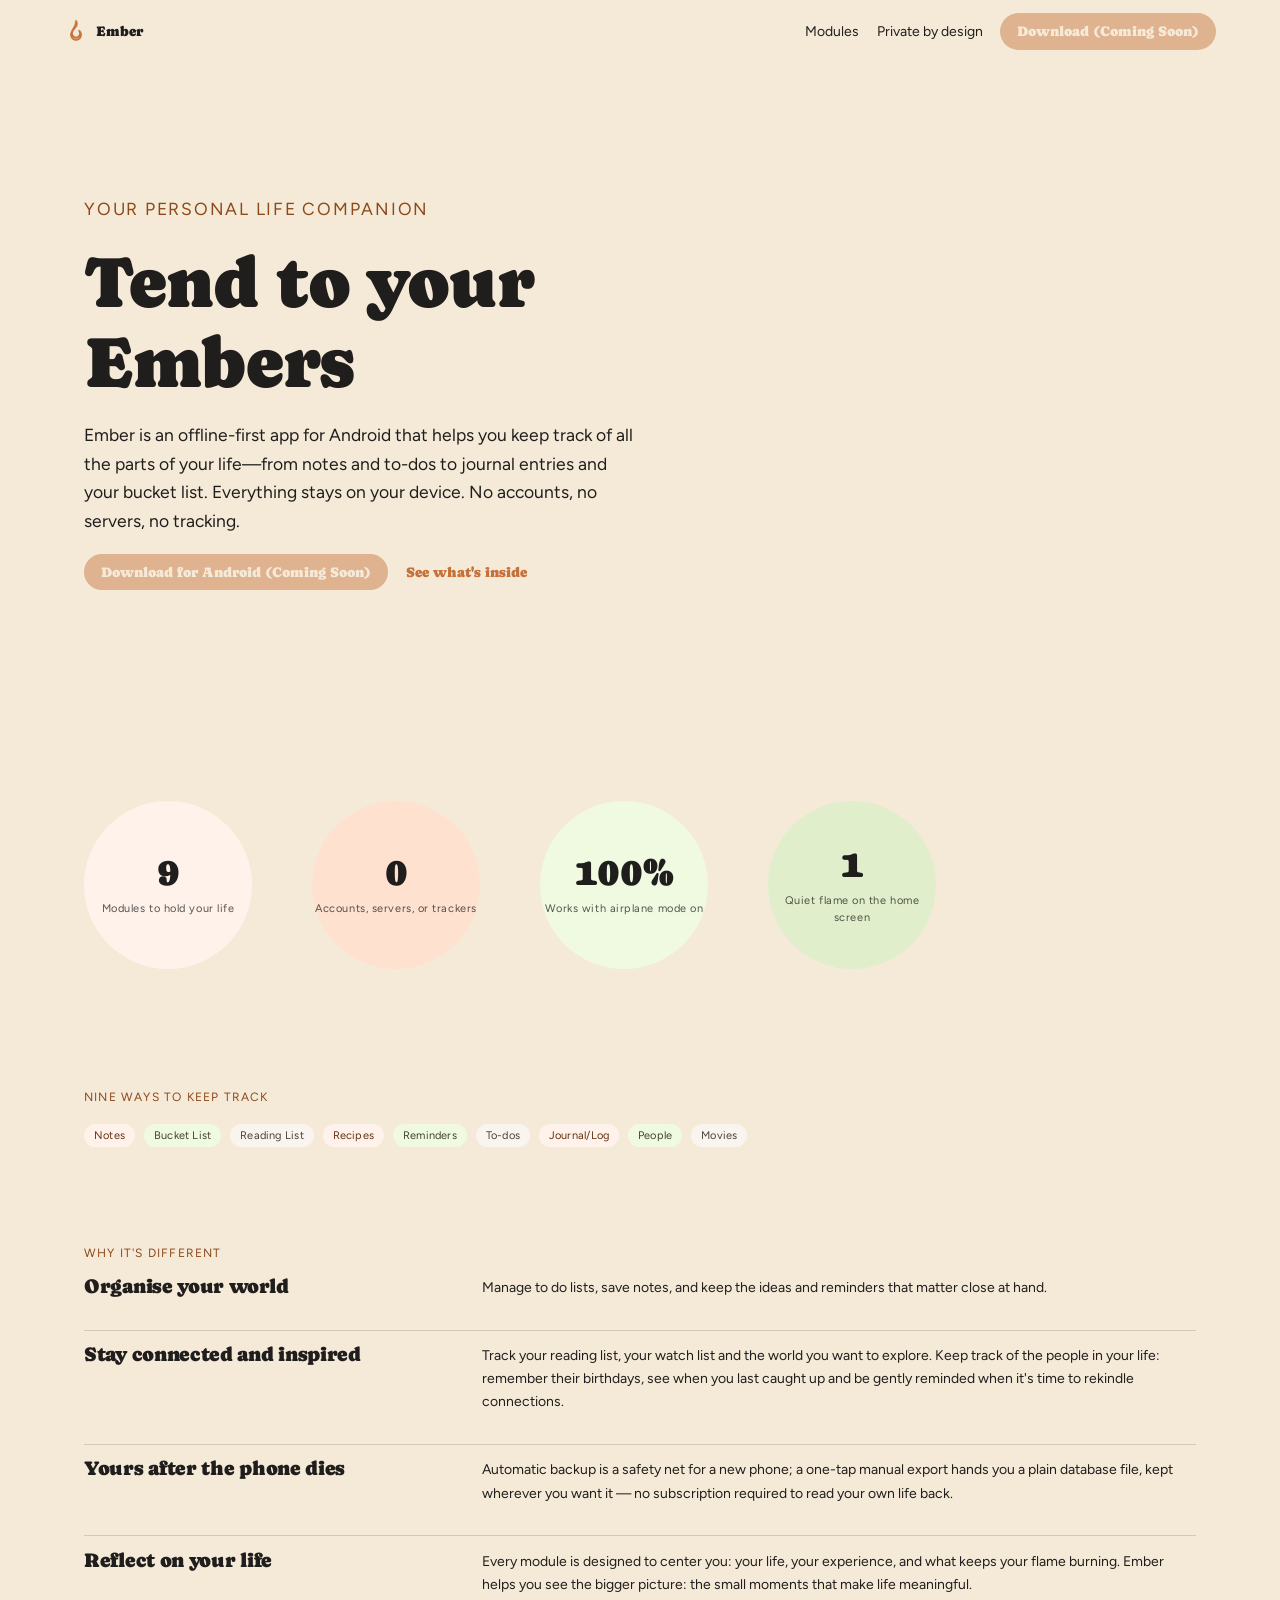
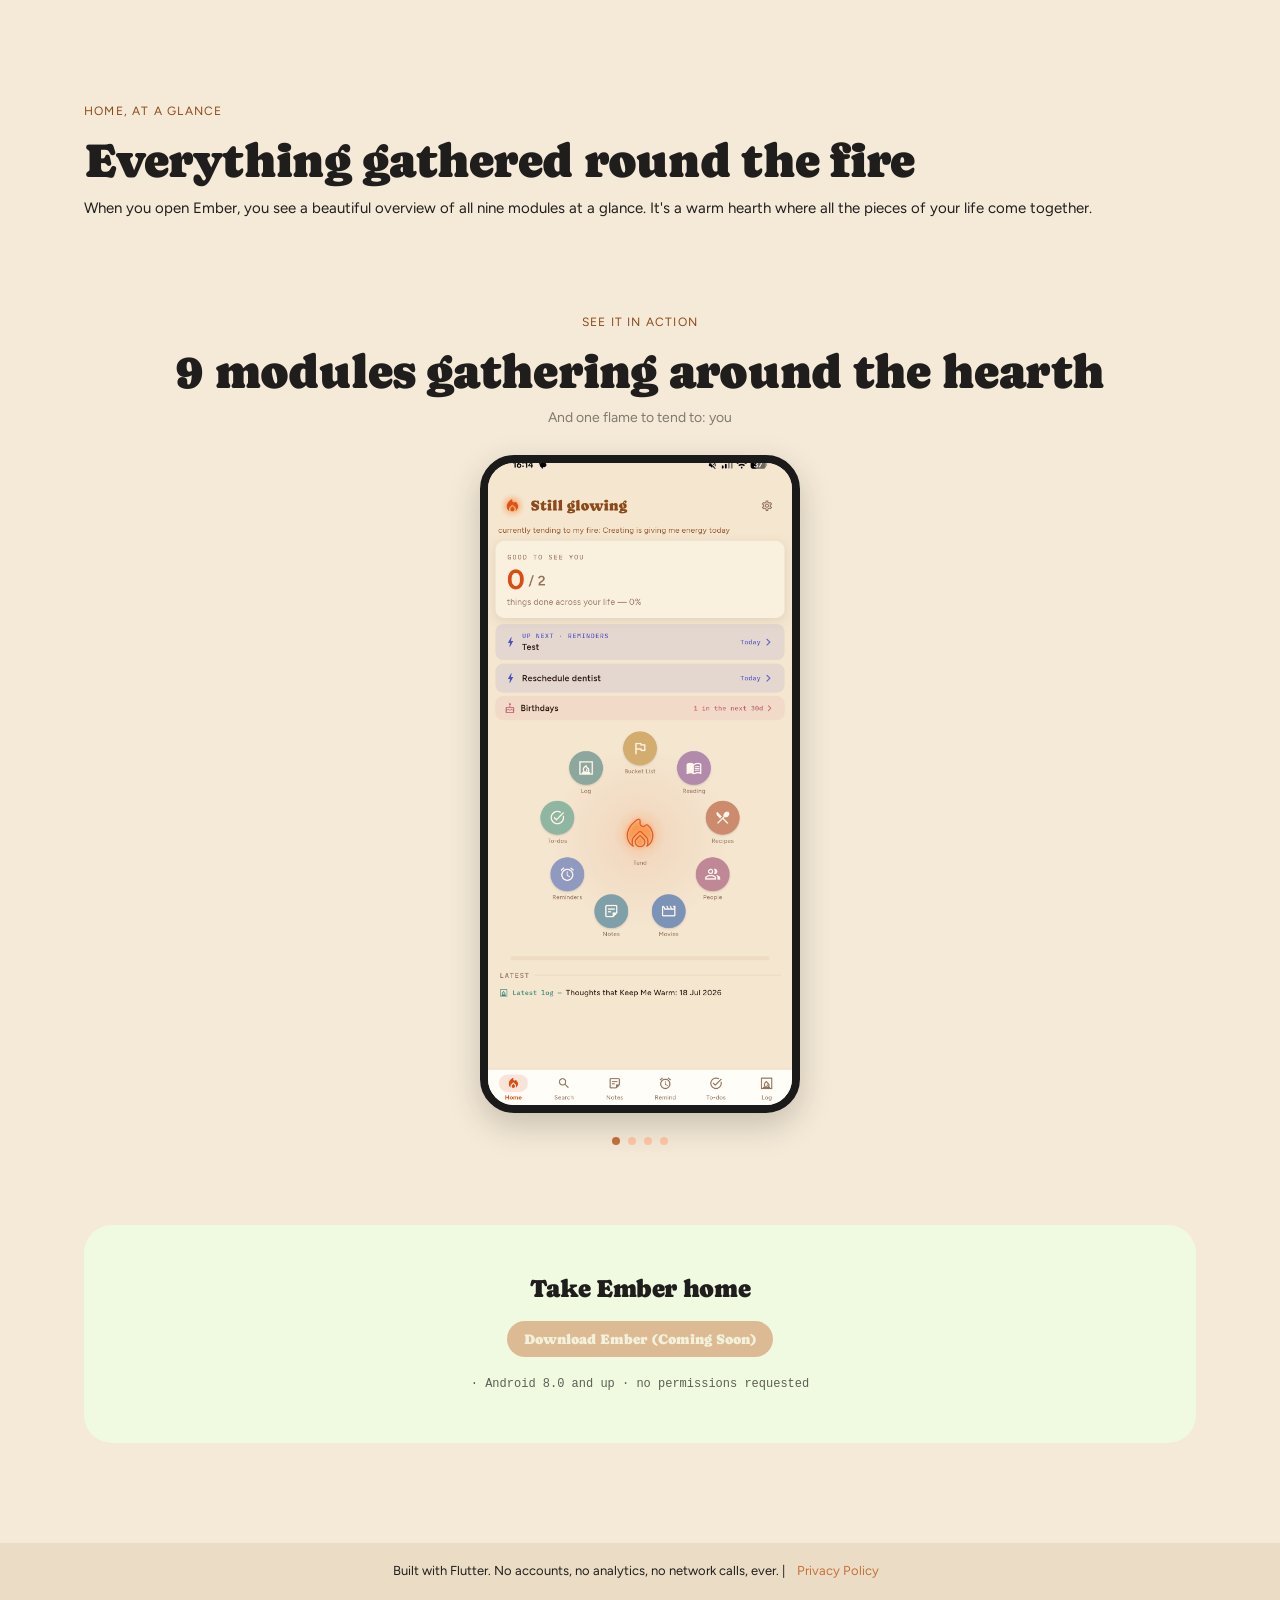
<file: index.html>
<!DOCTYPE html>
<html lang="en">
<head>
  <meta charset="UTF-8">
  <meta name="viewport" content="width=device-width, initial-scale=1.0">
  <meta name="description" content="Ember — your personal life companion. An offline-first Android app with no accounts, no analytics, no tracking.">
  <title>Ember — Your Personal Life Companion</title>
  <link rel="stylesheet" href="css/styles.css">
  <style>
    .hero-container {
      position: relative;
      display: flex;
      flex-direction: column;
      justify-content: center;
      min-height: 60vh;
    }

    .hero-decoration {
      display: none;
    }

    .hero-content {
      position: relative;
      z-index: 1;
      max-width: 56ch;
    }

    .hero-content h1 {
      margin-bottom: var(--space-4);
    }

    .hero-content p {
      font-size: 17.5px;
      line-height: 1.65;
      margin-bottom: var(--space-4);
    }

    .hero-buttons {
      display: flex;
      gap: var(--space-3);
      flex-wrap: wrap;
    }

    .stats-row {
      display: flex;
      justify-content: flex-start;
      gap: clamp(20px, 5vw, 60px);
      flex-wrap: wrap;
      margin: clamp(20px, 3vw, 40px) 0;
    }

    .modules-row {
      display: flex;
      flex-wrap: wrap;
      gap: var(--space-2);
      margin: var(--space-4) 0;
    }

    .features-grid {
      display: grid;
      gap: var(--space-4);
      margin: var(--space-3) 0;
    }

    .feature-row {
      display: grid;
      grid-template-columns: 380px 1fr;
      gap: var(--space-4);
      padding-top: var(--space-3);
      border-top: 1px solid var(--color-divider);
    }

    .feature-row:first-child {
      border-top: none;
      padding-top: 0;
    }

    .feature-title {
      font-size: 20px;
      font-family: var(--font-heading);
      margin-bottom: var(--space-2);
    }

    .feature-body {
      font-size: 14px;
      line-height: 1.65;
    }

    .two-column {
      display: grid;
      grid-template-columns: 1fr 1fr;
      gap: clamp(30px, 5vw, 60px);
      align-items: center;
    }

    .two-column-left {
      display: flex;
      flex-direction: column;
      justify-content: center;
    }

    .two-column-left h2 {
      margin-bottom: var(--space-3);
    }

    .two-column-left > p {
      max-width: 56ch;
    }

    .see-inside-container {
      text-align: center;
    }

    @media (max-width: 768px) {
      .feature-row {
        grid-template-columns: 1fr;
      }

      .two-column {
        grid-template-columns: 1fr;
      }

      .hero-decoration {
        width: 300px;
        height: 300px;
        top: -100px;
        right: -50px;
      }
    }
  </style>
</head>
<body>
  <!-- Navigation -->
  <nav class="nav">
    <a href="index.html" class="nav-brand">
      <img src="Ember Landing-selection.png" alt="Ember" style="height: 24px; width: auto;">
      Ember
    </a>
    <a href="#modules">Modules</a>
    <a href="privacy.html">Private by design</a>
    <button class="btn btn-primary" disabled>Download (Coming Soon)</button>
  </nav>

  <main>
    <!-- Hero Section -->
    <section class="section-hero">
      <div class="container">
        <div class="hero-container">
          <div class="hero-decoration"></div>
          <div class="hero-content">
            <p class="eyebrow">Your Personal Life Companion</p>
            <h1>Tend to your Embers</h1>
            <p>Ember is an offline-first app for Android that helps you keep track of all the parts of your life—from notes and to-dos to journal entries and your bucket list. Everything stays on your device. No accounts, no servers, no tracking.</p>
            <div class="hero-buttons">
              <button class="btn btn-primary" disabled>Download for Android (Coming Soon)</button>
              <button class="btn btn-ghost" onclick="document.getElementById('modules').scrollIntoView({behavior:'smooth'})">See what's inside</button>
            </div>
          </div>
        </div>
      </div>
    </section>

    <!-- Stats Strip -->
    <section class="section">
      <div class="container">
        <div class="stats-row">
          <div class="stat-coin stat-1">
            <div class="stat-number">9</div>
            <div class="stat-label">Modules to hold your life</div>
          </div>
          <div class="stat-coin stat-2">
            <div class="stat-number">0</div>
            <div class="stat-label">Accounts, servers, or trackers</div>
          </div>
          <div class="stat-coin stat-3">
            <div class="stat-number">100%</div>
            <div class="stat-label">Works with airplane mode on</div>
          </div>
          <div class="stat-coin stat-4">
            <div class="stat-number">1</div>
            <div class="stat-label">Quiet flame on the home screen</div>
          </div>
        </div>
      </div>
    </section>

    <!-- Modules Section -->
    <section class="section" id="modules">
      <div class="container">
        <p class="eyebrow">Nine ways to keep track</p>
        <div class="modules-row">
          <span class="tag tag-accent">Notes</span>
          <span class="tag tag-accent-2">Bucket List</span>
          <span class="tag tag-neutral">Reading List</span>
          <span class="tag tag-accent">Recipes</span>
          <span class="tag tag-accent-2">Reminders</span>
          <span class="tag tag-neutral">To-dos</span>
          <span class="tag tag-accent">Journal/Log</span>
          <span class="tag tag-accent-2">People</span>
          <span class="tag tag-neutral">Movies</span>
        </div>
      </div>
    </section>

    <!-- Why It's Different -->
    <section class="section">
      <div class="container">
        <p class="eyebrow">Why it's different</p>
        <div class="features-grid">
          <div class="feature-row">
            <div>
              <h3 class="feature-title">Organise your world</h3>
            </div>
            <p class="feature-body">Manage to do lists, save notes, and keep the ideas and reminders that matter close at hand.</p>
          </div>
          <div class="feature-row">
            <div>
              <h3 class="feature-title">Stay connected and inspired</h3>
            </div>
            <p class="feature-body">Track your reading list, your watch list and the world you want to explore. Keep track of the people in your life: remember their birthdays, see when you last caught up and be gently reminded when it's time to rekindle connections.</p>
          </div>
          <div class="feature-row">
            <div>
              <h3 class="feature-title">Yours after the phone dies</h3>
            </div>
            <p class="feature-body">Automatic backup is a safety net for a new phone; a one-tap manual export hands you a plain database file, kept wherever you want it — no subscription required to read your own life back.</p>
          </div>
          <div class="feature-row">
            <div>
              <h3 class="feature-title">Reflect on your life</h3>
            </div>
            <p class="feature-body">Every module is designed to center you: your life, your experience, and what keeps your flame burning. Ember helps you see the bigger picture: the small moments that make life meaningful.</p>
          </div>
        </div>
      </div>
    </section>

    <!-- Home at a Glance -->
    <section class="section">
      <div class="container">
        <p class="eyebrow">Home, at a glance</p>
        <h2>Everything gathered round the fire</h2>
        <p>When you open Ember, you see a beautiful overview of all nine modules at a glance. It's a warm hearth where all the pieces of your life come together.</p>
      </div>
    </section>

    <!-- See It in Action -->
    <section class="section see-inside-container">
      <div class="container">
        <p class="eyebrow">See it in action</p>
        <h2>9 modules gathering around the hearth</h2>
        <p class="text-muted" style="margin-bottom: var(--space-6); font-size: 14px;">And one flame to tend to: you</p>

        <div class="carousel-container">
          <div class="phone-frame">
            <div class="carousel-slide active">
              <img src="Screenshot_20260718-091259.png" alt="Home screen">
            </div>
            <div class="carousel-slide">
              <img src="assets/images/Screenshot_20260718-090525.png" alt="Modules overview">
            </div>
            <div class="carousel-slide">
              <img src="assets/images/Screenshot_20260718-091100.png" alt="People module">
            </div>
            <div class="carousel-slide">
              <img src="assets/images/Screenshot_20260718-091127-cf4278f6.png" alt="Another module view">
            </div>
          </div>
        </div>

        <div class="carousel-dots">
          <div class="dot active" onclick="showSlide(0)"></div>
          <div class="dot" onclick="showSlide(1)"></div>
          <div class="dot" onclick="showSlide(2)"></div>
          <div class="dot" onclick="showSlide(3)"></div>
        </div>
      </div>
    </section>

    <!-- Download CTA Band -->
    <section class="section" id="download">
      <div class="container">
        <div class="download-band">
          <h3>Take Ember home</h3>
          <button class="btn btn-primary" disabled>Download Ember (Coming Soon)</button>
          <div class="disclaimer">· Android 8.0 and up · no permissions requested</div>
        </div>
      </div>
    </section>
  </main>

  <!-- Footer -->
  <footer>
    <p>Built with Flutter. No accounts, no analytics, no network calls, ever. | <a href="privacy.html">Privacy Policy</a></p>
  </footer>

  <script>
    let currentSlide = 0;
    const slides = document.querySelectorAll('.carousel-slide');
    const dots = document.querySelectorAll('.dot');

    function showSlide(index) {
      currentSlide = index;
      slides.forEach((slide, i) => {
        slide.classList.remove('active');
        dots[i].classList.remove('active');
      });
      slides[currentSlide].classList.add('active');
      dots[currentSlide].classList.add('active');
    }

    // Auto-advance carousel every 4 seconds
    setInterval(() => {
      currentSlide = (currentSlide + 1) % slides.length;
      showSlide(currentSlide);
    }, 4000);
  </script>
</body>
</html>
</file>
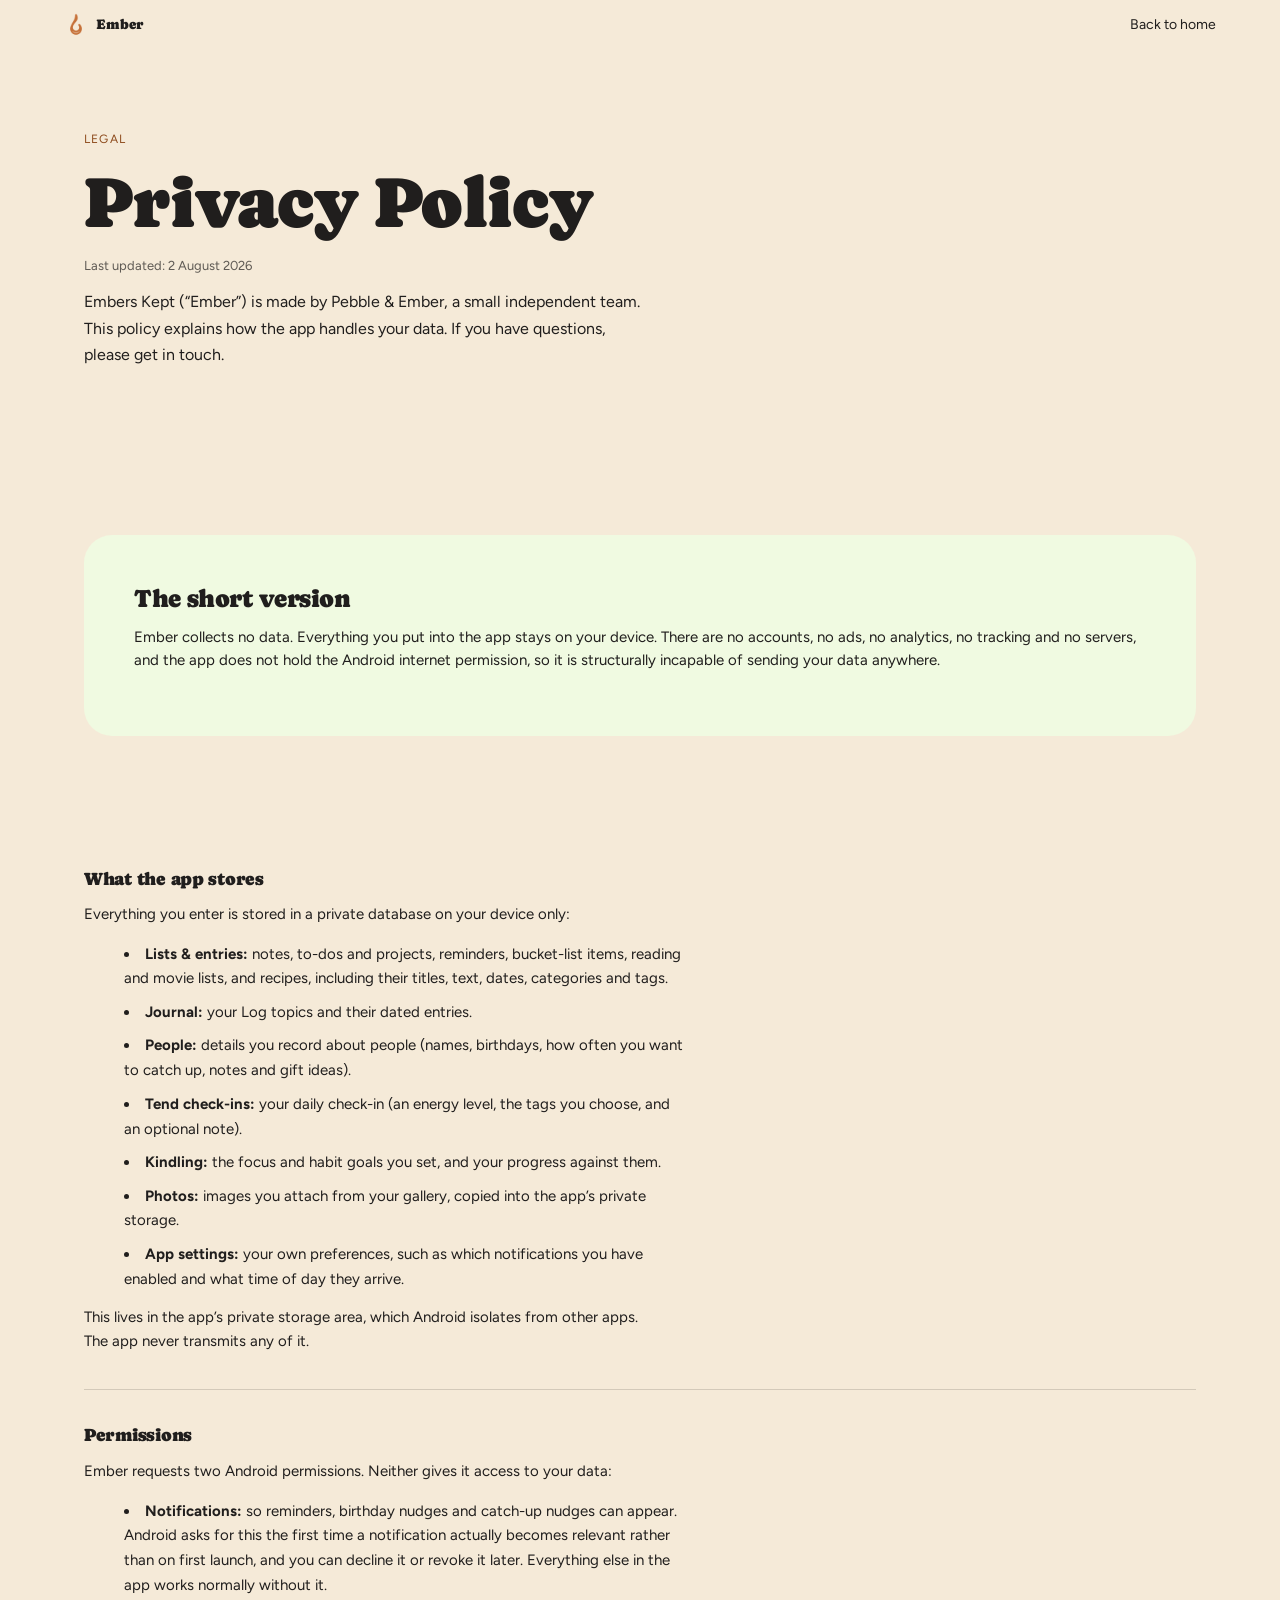
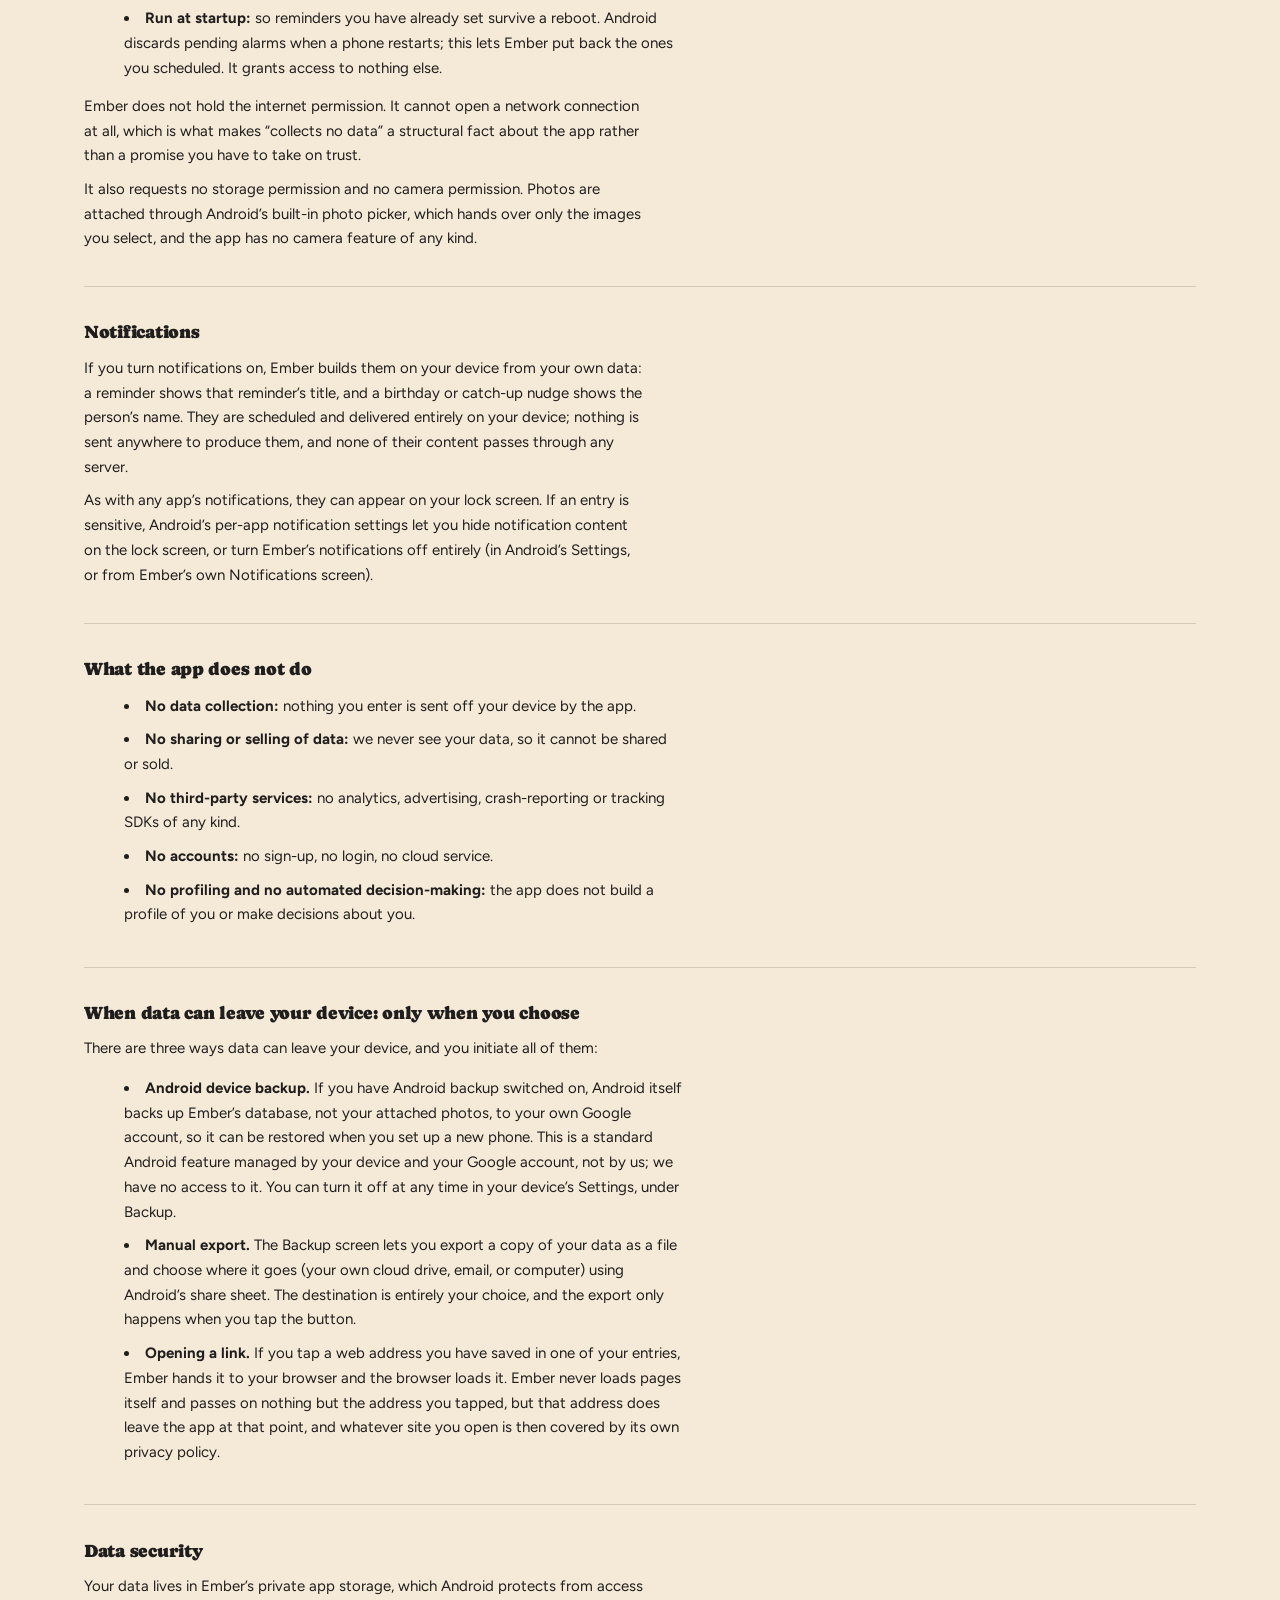
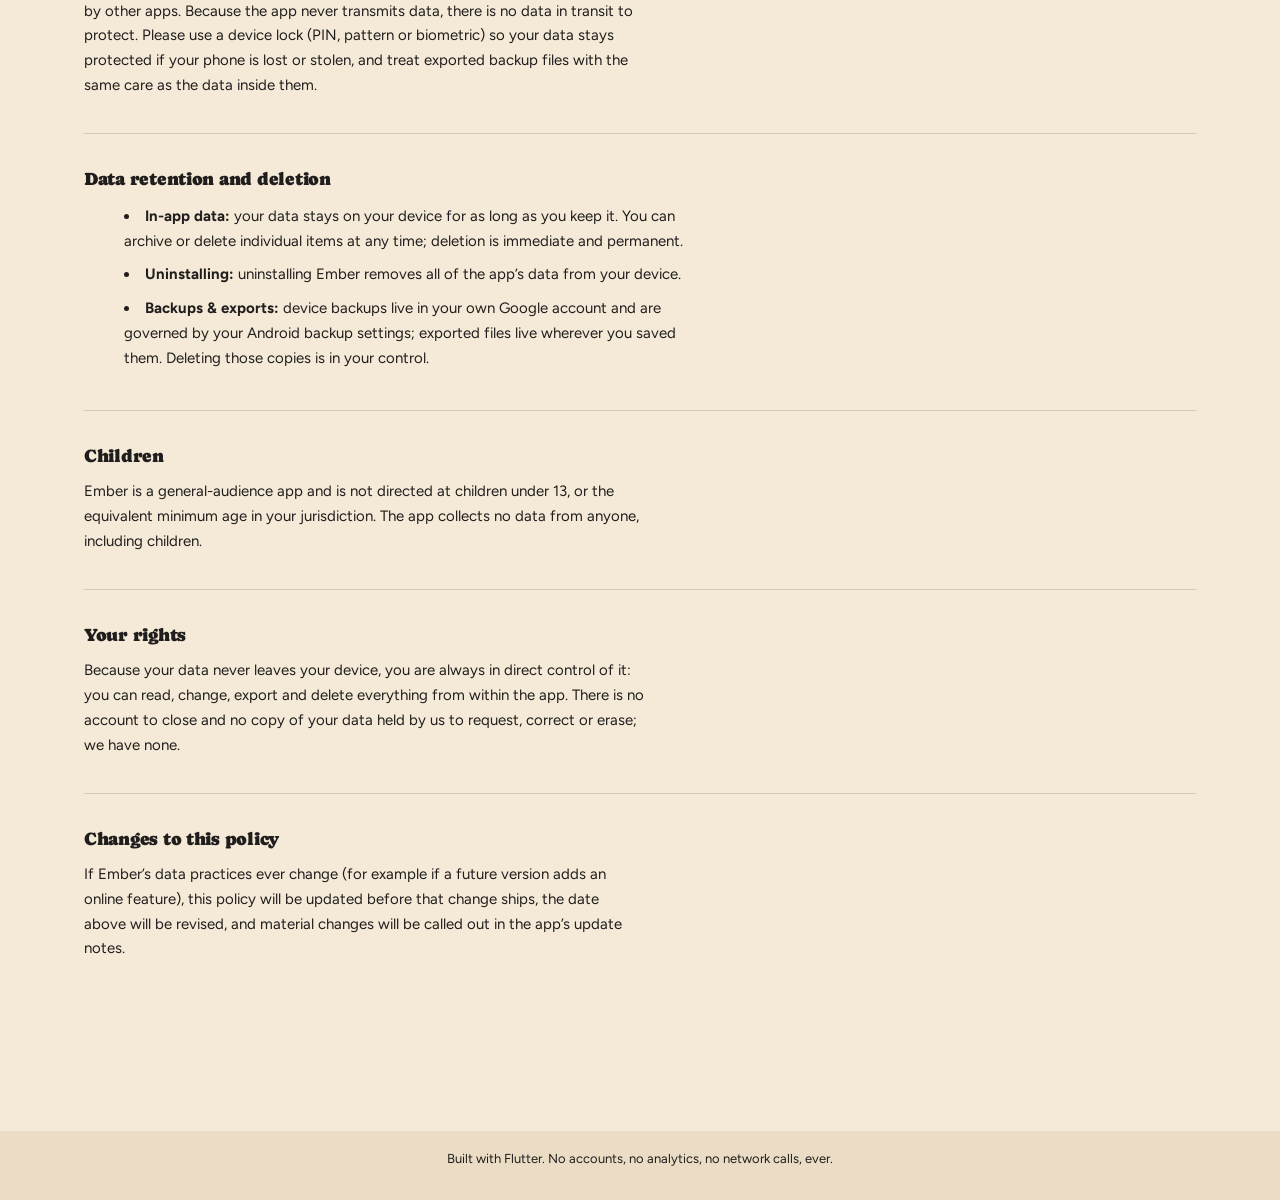
<file: privacy.html>
<!DOCTYPE html>
<html lang="en">
<head>
  <meta charset="UTF-8">
  <meta name="viewport" content="width=device-width, initial-scale=1.0">
  <meta name="description" content="Embers Kept Privacy Policy: Ember collects no data. Everything you put into the app stays on your device.">
  <title>Embers Kept Privacy Policy</title>
  <link rel="stylesheet" href="css/styles.css">
  <style>
    .privacy-header {
      padding: clamp(40px, 8vw, 80px) 0 clamp(60px, 12vw, 100px) 0;
    }

    .privacy-header h1 {
      margin-bottom: var(--space-3);
    }

    .last-updated {
      font-size: 13px;
      color: var(--color-text);
      opacity: 0.7;
      margin-bottom: var(--space-3);
    }

    .intro-text {
      max-width: 56ch;
      font-size: 16px;
      line-height: 1.65;
      margin-bottom: var(--space-6);
    }

    .callout {
      background: var(--color-accent-2-100);
      border-radius: var(--radius-lg);
      padding: clamp(30px, 5vw, 50px);
      margin-bottom: var(--space-6);
    }

    .callout h3 {
      margin-top: 0;
      margin-bottom: var(--space-3);
    }

    .callout ul {
      list-style: none;
      padding: 0;
      margin: 0;
    }

    .callout li {
      margin-bottom: var(--space-2);
      padding-left: 24px;
      position: relative;
    }

    .callout li:before {
      content: "✓";
      position: absolute;
      left: 0;
      color: var(--color-accent);
      font-weight: bold;
    }

    .policy-sections {
      margin-top: var(--space-6);
    }

    .policy-section {
      margin-bottom: var(--space-8);
      padding-bottom: var(--space-6);
      border-bottom: 1px solid var(--color-divider);
    }

    .policy-section:last-child {
      border-bottom: none;
    }

    .policy-section h3 {
      margin-bottom: var(--space-3);
      font-size: 18px;
    }

    .policy-section p,
    .policy-section li {
      font-size: 15px;
      line-height: 1.65;
      margin-bottom: var(--space-2);
      max-width: 56ch;
    }

    .policy-section ul {
      list-style-position: inside;
      margin-bottom: var(--space-3);
    }

    .policy-section li {
      margin-left: 0;
    }

    .contact-link {
      color: var(--color-accent);
      text-decoration: none;
    }

    .contact-link:hover {
      text-decoration: underline;
    }

    @media (max-width: 768px) {
      .intro-text {
        font-size: 15px;
      }

      .policy-section p,
      .policy-section li {
        font-size: 14px;
      }
    }
  </style>
</head>
<body>
  <!-- Navigation -->
  <nav class="nav">
    <a href="index.html" class="nav-brand">
      <img src="Ember Landing-selection.png" alt="Ember" style="height: 24px; width: auto;">
      Ember
    </a>
    <a href="index.html">Back to home</a>
  </nav>

  <main>
    <!-- Header -->
    <section class="privacy-header">
      <div class="container">
        <p class="eyebrow">Legal</p>
        <h1>Privacy Policy</h1>
        <div class="last-updated">Last updated: 2 August 2026</div>
        <p class="intro-text">
          Embers Kept (“Ember”) is made by Pebble &amp; Ember, a small independent team. This policy explains how the app
          handles your data. If you have questions, please get in touch.
        </p>
      </div>
    </section>

    <!-- Quick Summary -->
    <section class="section">
      <div class="container">
        <div class="callout">
          <h3>The short version</h3>
          <p>Ember collects no data. Everything you put into the app stays on your device. There are no accounts, no ads, no analytics, no tracking and no servers, and the app does not hold the Android internet permission, so it is structurally incapable of sending your data anywhere.</p>
        </div>
      </div>
    </section>

    <!-- Policy Sections -->
    <section class="section">
      <div class="container">
        <div class="policy-sections">
          <div class="policy-section">
            <h3>What the app stores</h3>
            <p>Everything you enter is stored in a private database on your device only:</p>
            <ul>
              <li><strong>Lists &amp; entries:</strong> notes, to-dos and projects, reminders, bucket-list items, reading and movie lists, and recipes, including their titles, text, dates, categories and tags.</li>
              <li><strong>Journal:</strong> your Log topics and their dated entries.</li>
              <li><strong>People:</strong> details you record about people (names, birthdays, how often you want to catch up, notes and gift ideas).</li>
              <li><strong>Tend check-ins:</strong> your daily check-in (an energy level, the tags you choose, and an optional note).</li>
              <li><strong>Kindling:</strong> the focus and habit goals you set, and your progress against them.</li>
              <li><strong>Photos:</strong> images you attach from your gallery, copied into the app’s private storage.</li>
              <li><strong>App settings:</strong> your own preferences, such as which notifications you have enabled and what time of day they arrive.</li>
            </ul>
            <p>This lives in the app’s private storage area, which Android isolates from other apps. The app never transmits any of it.</p>
          </div>

          <div class="policy-section">
            <h3>Permissions</h3>
            <p>Ember requests two Android permissions. Neither gives it access to your data:</p>
            <ul>
              <li><strong>Notifications:</strong> so reminders, birthday nudges and catch-up nudges can appear. Android asks for this the first time a notification actually becomes relevant rather than on first launch, and you can decline it or revoke it later. Everything else in the app works normally without it.</li>
              <li><strong>Run at startup:</strong> so reminders you have already set survive a reboot. Android discards pending alarms when a phone restarts; this lets Ember put back the ones you scheduled. It grants access to nothing else.</li>
            </ul>
            <p>Ember does not hold the internet permission. It cannot open a network connection at all, which is what makes “collects no data” a structural fact about the app rather than a promise you have to take on trust.</p>
            <p>It also requests no storage permission and no camera permission. Photos are attached through Android’s built-in photo picker, which hands over only the images you select, and the app has no camera feature of any kind.</p>
          </div>

          <div class="policy-section">
            <h3>Notifications</h3>
            <p>If you turn notifications on, Ember builds them on your device from your own data: a reminder shows that reminder’s title, and a birthday or catch-up nudge shows the person’s name. They are scheduled and delivered entirely on your device; nothing is sent anywhere to produce them, and none of their content passes through any server.</p>
            <p>As with any app’s notifications, they can appear on your lock screen. If an entry is sensitive, Android’s per-app notification settings let you hide notification content on the lock screen, or turn Ember’s notifications off entirely (in Android’s Settings, or from Ember’s own Notifications screen).</p>
          </div>

          <div class="policy-section">
            <h3>What the app does not do</h3>
            <ul>
              <li><strong>No data collection:</strong> nothing you enter is sent off your device by the app.</li>
              <li><strong>No sharing or selling of data:</strong> we never see your data, so it cannot be shared or sold.</li>
              <li><strong>No third-party services:</strong> no analytics, advertising, crash-reporting or tracking SDKs of any kind.</li>
              <li><strong>No accounts:</strong> no sign-up, no login, no cloud service.</li>
              <li><strong>No profiling and no automated decision-making:</strong> the app does not build a profile of you or make decisions about you.</li>
            </ul>
          </div>

          <div class="policy-section">
            <h3>When data can leave your device: only when you choose</h3>
            <p>There are three ways data can leave your device, and you initiate all of them:</p>
            <ul>
              <li><strong>Android device backup.</strong> If you have Android backup switched on, Android itself backs up Ember’s database, not your attached photos, to your own Google account, so it can be restored when you set up a new phone. This is a standard Android feature managed by your device and your Google account, not by us; we have no access to it. You can turn it off at any time in your device’s Settings, under Backup.</li>
              <li><strong>Manual export.</strong> The Backup screen lets you export a copy of your data as a file and choose where it goes (your own cloud drive, email, or computer) using Android’s share sheet. The destination is entirely your choice, and the export only happens when you tap the button.</li>
              <li><strong>Opening a link.</strong> If you tap a web address you have saved in one of your entries, Ember hands it to your browser and the browser loads it. Ember never loads pages itself and passes on nothing but the address you tapped, but that address does leave the app at that point, and whatever site you open is then covered by its own privacy policy.</li>
            </ul>
          </div>

          <div class="policy-section">
            <h3>Data security</h3>
            <p>Your data lives in Ember’s private app storage, which Android protects from access by other apps. Because the app never transmits data, there is no data in transit to protect. Please use a device lock (PIN, pattern or biometric) so your data stays protected if your phone is lost or stolen, and treat exported backup files with the same care as the data inside them.</p>
          </div>

          <div class="policy-section">
            <h3>Data retention and deletion</h3>
            <ul>
              <li><strong>In-app data:</strong> your data stays on your device for as long as you keep it. You can archive or delete individual items at any time; deletion is immediate and permanent.</li>
              <li><strong>Uninstalling:</strong> uninstalling Ember removes all of the app’s data from your device.</li>
              <li><strong>Backups &amp; exports:</strong> device backups live in your own Google account and are governed by your Android backup settings; exported files live wherever you saved them. Deleting those copies is in your control.</li>
            </ul>
          </div>

          <div class="policy-section">
            <h3>Children</h3>
            <p>Ember is a general-audience app and is not directed at children under 13, or the equivalent minimum age in your jurisdiction. The app collects no data from anyone, including children.</p>
          </div>

          <div class="policy-section">
            <h3>Your rights</h3>
            <p>Because your data never leaves your device, you are always in direct control of it: you can read, change, export and delete everything from within the app. There is no account to close and no copy of your data held by us to request, correct or erase; we have none.</p>
          </div>

          <div class="policy-section">
            <h3>Changes to this policy</h3>
            <p>If Ember’s data practices ever change (for example if a future version adds an online feature), this policy will be updated before that change ships, the date above will be revised, and material changes will be called out in the app’s update notes.</p>
          </div>

        </div>
      </div>
    </section>
  </main>

  <!-- Footer -->
  <footer>
    <p>Built with Flutter. No accounts, no analytics, no network calls, ever.</p>
  </footer>
</body>
</html>
</file>
<file: css/styles.css>
/* Organic — design-system tokens and component classes */
@import url('https://fonts.googleapis.com/css2?family=Caprasimo:wght@400&family=Figtree:wght@400;600;700&display=swap');

:root {
  --color-bg: #f5ead8;
  --color-surface: #ebddc5;
  --color-text: #201e1d;
  --color-accent: #c67139;
  --color-accent-2: #7a8a5e;
  --color-divider: color-mix(in srgb, #201e1d 16%, transparent);

  --color-neutral-100: #f9f4ed;
  --color-neutral-200: #eee7db;
  --color-neutral-300: #dcd3c4;
  --color-neutral-400: #c0b6a5;
  --color-neutral-500: #a19786;
  --color-neutral-600: #82796a;
  --color-neutral-700: #645c50;
  --color-neutral-800: #474238;
  --color-neutral-900: #2e2b25;

  --color-accent-100: #fff2eb;
  --color-accent-200: #ffe1d0;
  --color-accent-300: #ffc6a5;
  --color-accent-400: #f6a06b;
  --color-accent-500: #d67f48;
  --color-accent-600: #b2622d;
  --color-accent-700: #8c491a;
  --color-accent-800: #643312;
  --color-accent-900: #402310;

  --color-accent-2-100: #f0fae1;
  --color-accent-2-200: #e1eecc;
  --color-accent-2-300: #ccdbb2;
  --color-accent-2-400: #aebf92;
  --color-accent-2-500: #8fa073;
  --color-accent-2-600: #728157;
  --color-accent-2-700: #56633f;
  --color-accent-2-800: #3d472b;
  --color-accent-2-900: #272e1b;

  --font-heading: "Caprasimo", system-ui, sans-serif;
  --font-heading-weight: 400;
  --font-body: "Figtree", system-ui, sans-serif;

  --space-1: 4.4px;
  --space-2: 8.8px;
  --space-3: 13.2px;
  --space-4: 17.6px;
  --space-6: 26.4px;
  --space-8: 35.2px;

  --radius-sm: 8px;
  --radius-md: 16px;
  --radius-lg: 28px;

  --shadow-sm: 0 1px 2px color-mix(in srgb, #2e2b25 14%, transparent);
  --shadow-md: 0 3px 10px color-mix(in srgb, #2e2b25 16%, transparent);
  --shadow-lg: 0 12px 32px color-mix(in srgb, #2e2b25 22%, transparent);
}

body {
  background: var(--color-bg);
  color: var(--color-text);
  font-family: var(--font-body);
}
h1, h2, h3, h4 { font-family: var(--font-heading); font-weight: var(--font-heading-weight); }

.washed { filter: saturate(0.6) contrast(0.85) brightness(1.1) opacity(0.94); }

*, *::before, *::after { box-sizing: border-box; }
body { margin: 0; font-size: 15px; line-height: 1.55; font-weight: 400; }
h1, h2, h3, h4, h5, h6 {
  font-family: var(--font-heading); font-weight: var(--font-heading-weight);
  line-height: 1.12; letter-spacing: -0.015em; margin: 0 0 var(--space-2);
}
h1 { font-size: clamp(40px, 6vw, 72px); }
h2 { font-size: clamp(28px, 5vw, 48px); }
h3 { font-size: 25px; }
h4 { font-size: 20px; }
h5 { font-size: 16px; }
h6 { font-size: 13px; letter-spacing: 0.08em; text-transform: uppercase; }
p { margin: 0 0 var(--space-3); }
a { color: var(--color-accent); text-underline-offset: 3px; text-decoration: none; }
a:hover { text-decoration: underline; }
img { display: block; max-width: 100%; }
figure { margin: 0; }
figcaption {
  font-size: 11px; margin-top: var(--space-1);
  color: color-mix(in srgb, var(--color-text) 55%, transparent);
}
.text-muted { color: color-mix(in srgb, var(--color-text) 55%, transparent); }
:focus { outline: none; }
:focus-visible { outline: 2px solid var(--color-accent); outline-offset: 2px; }
::selection { background: color-mix(in srgb, var(--color-accent) 30%, transparent); }

/* — rules — */
.hr {
  height: 1px; border: 0; margin: var(--space-4) 0;
  background: var(--color-divider);
}

/* — buttons — */
.btn {
  display: inline-flex; align-items: center; justify-content: center; gap: 6px;
  cursor: pointer; text-decoration: none;
  font-family: var(--font-heading); font-weight: var(--font-heading-weight);
  font-size: 14px; line-height: 1.2; color: var(--color-text);
  background: transparent; border: 1px solid transparent;
  padding: var(--space-2) calc(var(--space-3) * 1.2);
  border-radius: 999px;
}
.btn svg { display: block; }
.btn:disabled { opacity: 0.45; cursor: not-allowed; }
.btn-primary { background: var(--color-accent); color: var(--color-bg); }
.btn-primary:hover { background: var(--color-accent-600); }
.btn-primary:active { background: var(--color-accent-700); }
.btn-secondary { border-color: var(--color-divider); }
.btn-secondary:hover { background: color-mix(in srgb, var(--color-text) 7%, transparent); }
.btn-secondary:active { background: color-mix(in srgb, var(--color-text) 14%, transparent); }
.btn-ghost { color: var(--color-accent); padding-inline: var(--space-1); }
.btn-ghost:hover { background: color-mix(in srgb, var(--color-accent) 10%, transparent); }
.btn-ghost:active { background: color-mix(in srgb, var(--color-accent) 18%, transparent); }
.btn-icon { width: 36px; height: 36px; padding: 0; }
.btn-block { width: 100%; margin-top: var(--space-2); }

/* — tags — */
.tag {
  display: inline-flex; align-items: center; font-size: 11px;
  letter-spacing: 0.02em; padding: 3px 10px;
  border-radius: 999px;
}
.tag-accent { background: var(--color-accent-100); color: var(--color-accent-800); }
.tag-accent-2 { background: var(--color-accent-2-100); color: var(--color-accent-2-800); }
.tag-neutral { background: var(--color-neutral-100); color: var(--color-neutral-800); }

/* — navigation — */
.nav {
  display: flex; align-items: center; gap: var(--space-4);
  padding: var(--space-3) clamp(20px, 5vw, 64px);
  border-bottom: none;
}
.nav-brand {
  font-family: var(--font-heading); font-weight: var(--font-heading-weight);
  font-size: 18px; margin-right: auto; display: flex; align-items: center; gap: 8px;
  color: var(--color-text); text-decoration: none;
}
.nav-brand:hover { color: var(--color-accent); }
.nav a { color: inherit; text-decoration: none; font-size: 14px; }
.nav a:hover, .nav a[aria-current='page'] { color: var(--color-accent); }

/* — container — */
.container {
  max-width: 1240px;
  margin: 0 auto;
  padding: 0 clamp(20px, 5vw, 64px);
}

/* — sections — */
.section {
  padding: clamp(20px, 4vw, 40px) 0;
}

.section-hero {
  position: relative;
  padding: clamp(30px, 6vw, 60px) 0;
}

.eyebrow {
  font-size: 12px;
  letter-spacing: 0.1em;
  text-transform: uppercase;
  color: var(--color-accent-700);
  margin-bottom: var(--space-3);
}

/* — cards — */
.card {
  display: flex; flex-direction: column; gap: var(--space-2);
  padding: var(--space-3); border-radius: var(--radius-lg);
  background: var(--color-surface);
}

/* — stats coins — */
.stat-coin {
  width: 168px;
  height: 168px;
  border-radius: 50%;
  display: flex;
  flex-direction: column;
  align-items: center;
  justify-content: center;
  text-align: center;
  gap: var(--space-2);
}

.stat-coin.stat-1 { background: var(--color-accent-100); }
.stat-coin.stat-2 { background: var(--color-accent-200); }
.stat-coin.stat-3 { background: var(--color-accent-2-100); }
.stat-coin.stat-4 { background: var(--color-accent-2-200); }

.stat-number {
  font-family: var(--font-heading);
  font-size: clamp(28px, 3vw, 40px);
  line-height: 1;
}

.stat-label {
  font-size: 11px;
  letter-spacing: 0.05em;
  color: var(--color-text);
  opacity: 0.75;
}

/* — carousel — */
.carousel-container {
  position: relative;
  width: 320px;
  aspect-ratio: 9 / 18.5;
  margin: 0 auto;
}

.phone-frame {
  width: 100%;
  height: 100%;
  border-radius: 34px;
  border: 8px solid #1a1a1a;
  overflow: hidden;
  box-shadow: var(--shadow-lg);
  position: relative;
}

.carousel-slide {
  position: absolute;
  inset: 0;
  opacity: 0;
  transition: opacity 0.5s ease-in-out;
}

.carousel-slide.active {
  opacity: 1;
}

.carousel-slide img {
  width: 100%;
  height: 100%;
  object-fit: cover;
}

.carousel-dots {
  display: flex;
  justify-content: center;
  gap: 8px;
  margin-top: 24px;
}

.dot {
  width: 8px;
  height: 8px;
  border-radius: 50%;
  background: var(--color-accent-300);
  cursor: pointer;
  transition: background 0.3s;
}

.dot.active {
  background: var(--color-accent);
}

/* — home at a glance — */
.image-frame {
  position: relative;
  border-radius: 34px;
  overflow: hidden;
  aspect-ratio: 9 / 16;
  width: 67%;
}

.image-frame img {
  width: 100%;
  height: 100%;
  object-fit: cover;
  object-position: left center;
}

.pulse-overlay {
  position: absolute;
  inset: 0;
  background: radial-gradient(circle at center, rgba(198, 113, 57, 0.55) 0%, rgba(198, 113, 57, 0) 70%);
  animation: emberGrow 3.5s ease-out infinite;
}

@keyframes emberGrow {
  0% {
    transform: scale(0.6);
    opacity: 0.55;
  }
  100% {
    transform: scale(1.6);
    opacity: 0;
  }
}

@media (prefers-reduced-motion: reduce) {
  .pulse-overlay, .carousel-slide { animation: none; transition: none; }
}

/* — quote — */
.quote-section {
  text-align: center;
  padding: var(--space-4) 0;
}

.quote {
  font-size: clamp(18px, 4vw, 28px);
  line-height: 1.6;
  margin: 0 0 var(--space-3);
  max-width: 56ch;
  margin-left: auto;
  margin-right: auto;
}

/* — download band — */
.download-band {
  background: var(--color-accent-2-100);
  border-radius: var(--radius-lg);
  padding: clamp(30px, 5vw, 50px);
  text-align: center;
}

.download-band h3 {
  margin-bottom: var(--space-4);
}

.download-band .btn-block {
  margin-top: var(--space-3);
}

.disclaimer {
  font-family: monospace;
  font-size: 12px;
  margin-top: var(--space-4);
  color: var(--color-text);
  opacity: 0.7;
}

/* — footer — */
footer {
  background: var(--color-surface);
  padding: var(--space-4) clamp(20px, 5vw, 64px);
  text-align: center;
  font-size: 13px;
  margin-top: clamp(30px, 6vw, 60px);
}

footer a {
  color: var(--color-accent);
  margin: 0 var(--space-2);
}

/* — responsive — */
@media (max-width: 768px) {
  .nav {
    flex-wrap: wrap;
    gap: var(--space-2);
  }

  .nav a {
    font-size: 13px;
  }

  .stats-row {
    flex-wrap: wrap;
    justify-content: center;
  }

  .two-column {
    flex-direction: column;
  }

  .image-frame {
    width: 100%;
    aspect-ratio: 3 / 4;
  }

  .quote {
    font-size: 18px;
  }
}

/* — utility — */
.text-center { text-align: center; }
.mt-4 { margin-top: var(--space-4); }
.mb-4 { margin-bottom: var(--space-4); }
</file>
